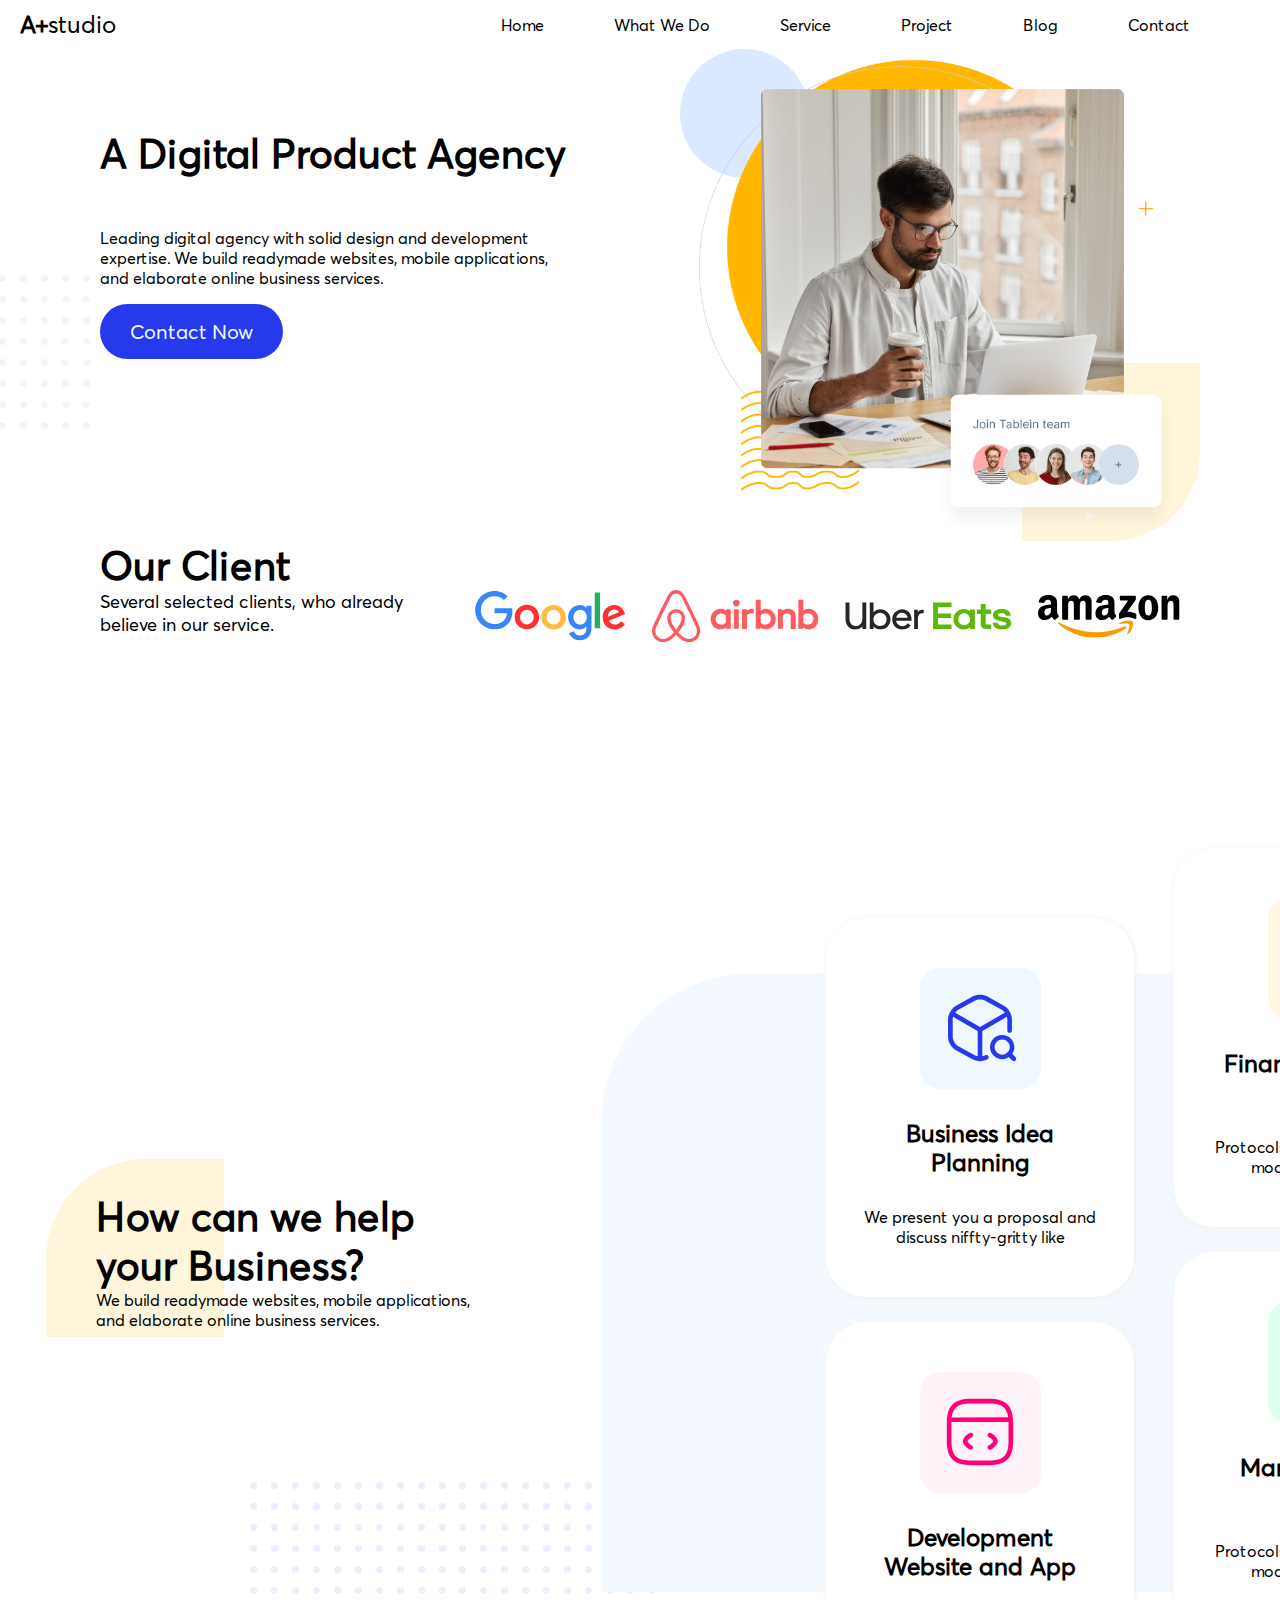
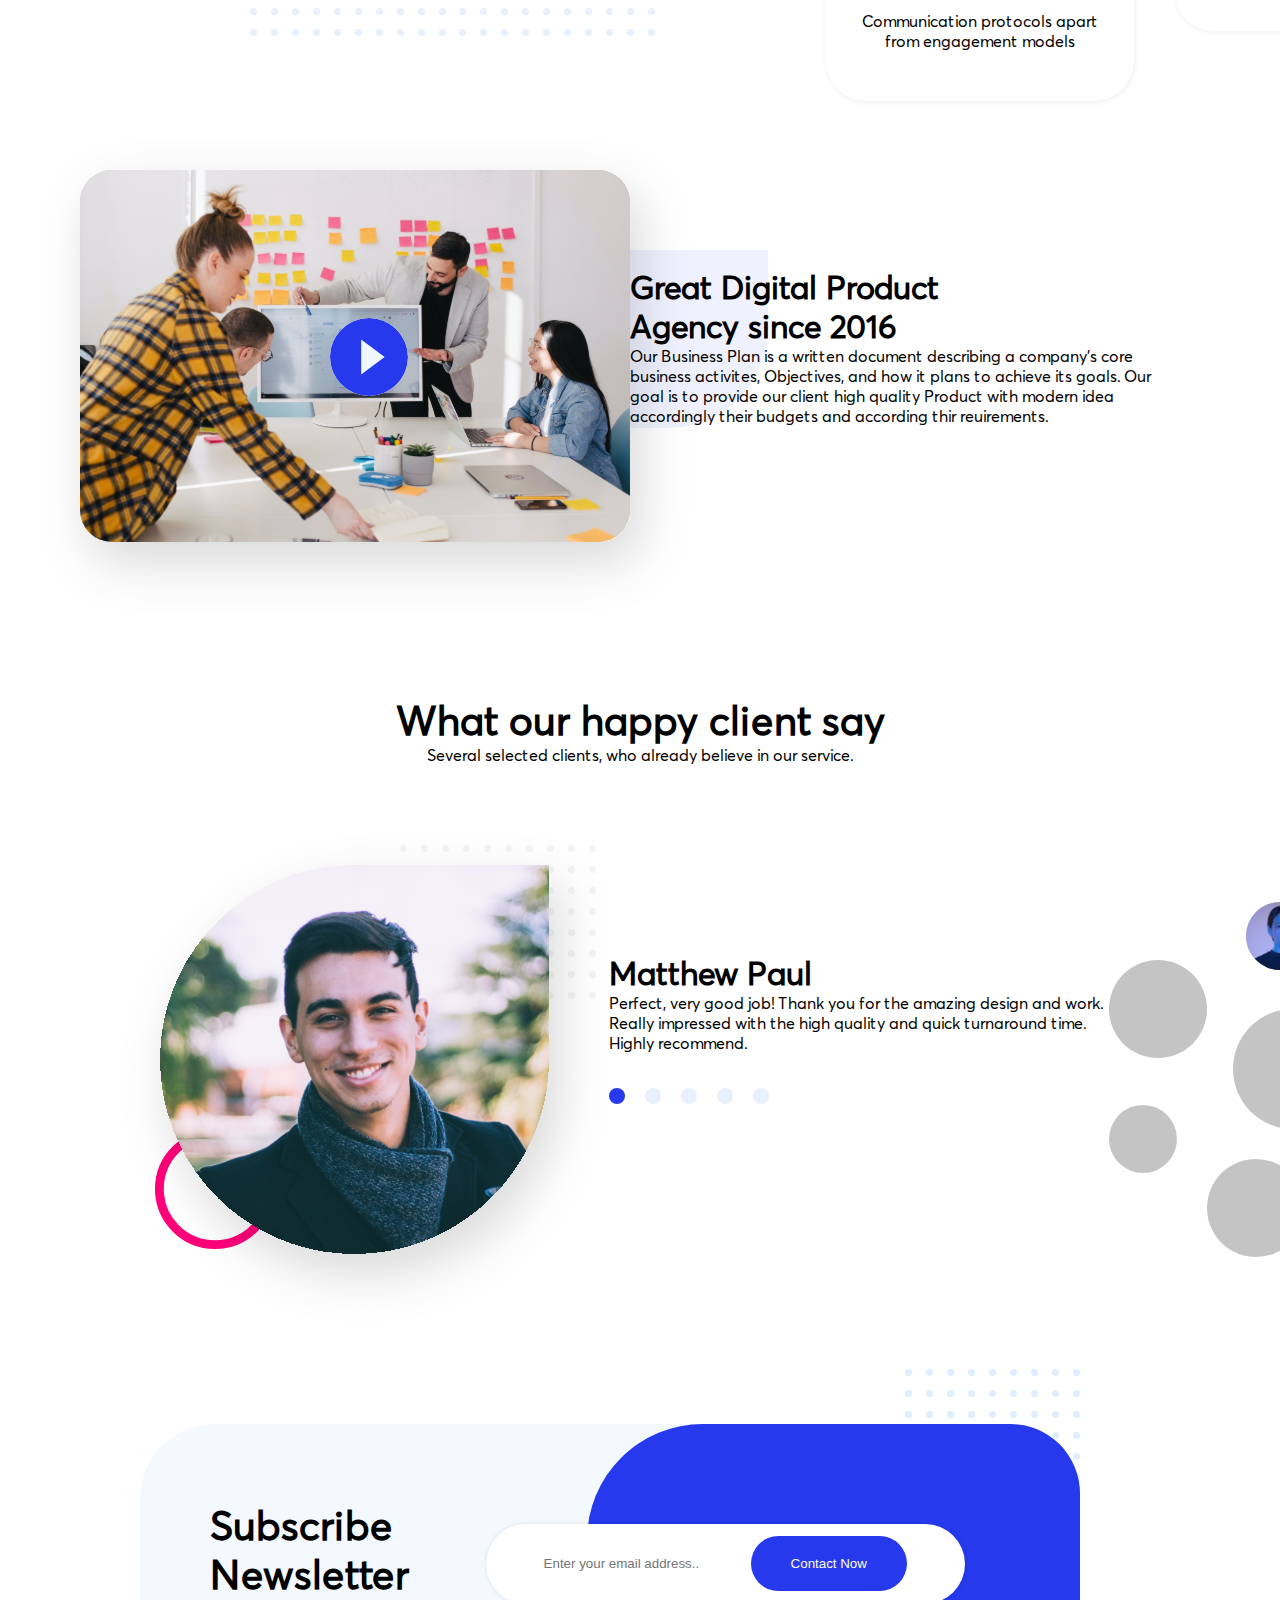
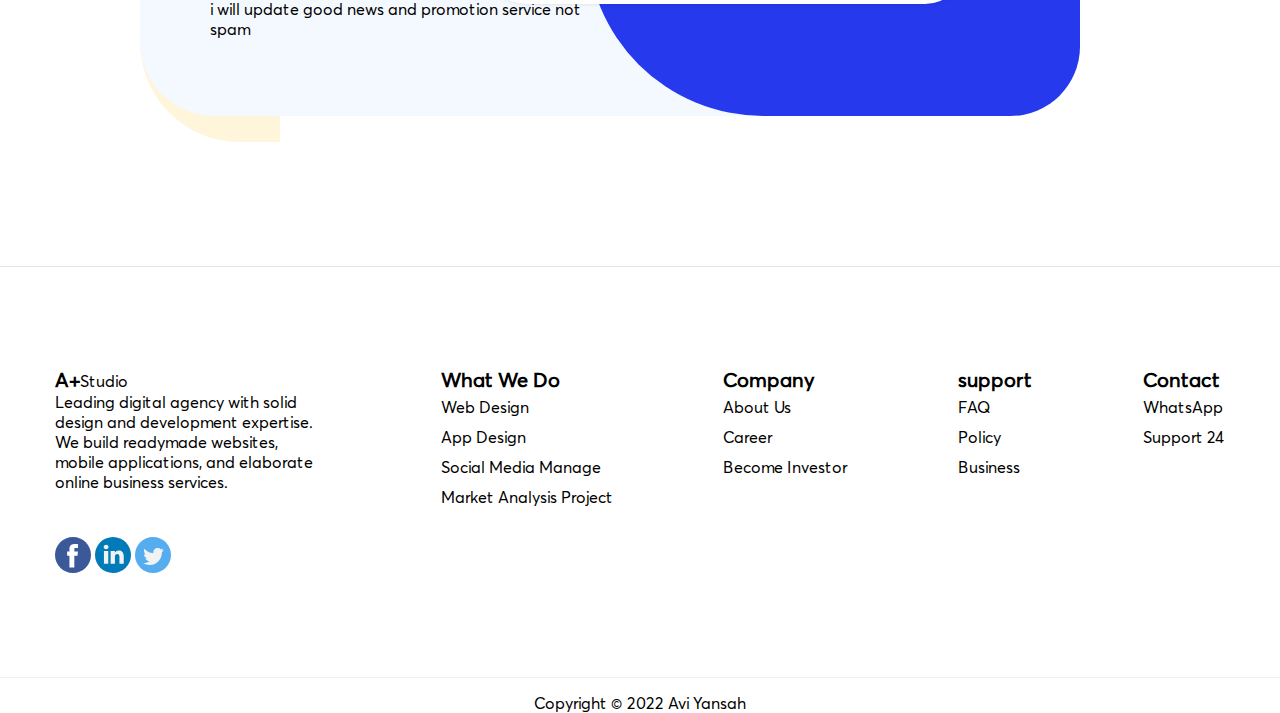
<file: A-studio-html-css/index.html>
<!DOCTYPE html>
<html lang="en">
  <head>
    <meta charset="UTF-8" />
    <meta name="viewport" content="width=device-width, initial-scale=1.0" />
    <link
      rel="stylesheet"
      href="https://cdnjs.cloudflare.com/ajax/libs/font-awesome/5.15.3/css/all.min.css"
    />
    <link rel="stylesheet" href="style.css" />

    <title>A+studio</title>
  </head>
  <body>
    <nav>
      <input type="checkbox" id="check" />
      <label for="check" class="checkbtn">
        <i class="fas fa-bars"></i>
      </label>
      <label class="logo"><b> A+</b>studio</label>
      <ul>
        <li class="active">Home</li>
        <li>What We Do</li>
        <li>Service</li>
        <li>Project</li>
        <li>Blog</li>
        <li>Contact</li>
      </ul>
    </nav>
    <div class="main-container">
      <div>
        <h1 class="main-title">A Digital Product Agency</h1>
        <p class="main-para">
          Leading digital agency with solid design and development expertise. We
          build readymade websites, mobile applications, and elaborate online
          business services.
        </p>
        <button class="main-btn">Contact Now</button>
      </div>
      <img class="btn-img" src="./assets/Dot Ornament.svg" alt="" />
      <div class="style">
        <div class="circle"></div>
        <img class="main-img" src="./assets/about_tablein.webp" alt="" />
        <div class="one-redias"></div>
      </div>
    </div>
    <div class="main-client">
      <h1 class="client-title">Our Client</h1>
      <div class="client-detail">
        <p class="client-para">
          Several selected clients, who already believe in our service.
        </p>
        <div class="client-logo">
          <img src="./assets/Google Logo.svg" alt="" />
          <img src="./assets/Airbnb Logo.svg" alt="" />
          <img src="./assets/Uber Eats Logo.svg" alt="" />
          <img src="./assets/Amazon Logo.svg" alt="" />
        </div>
      </div>
    </div>

    <div class="main-container-2">
      <!-- // this content is overflow -->
      <div class="busi-idea">
        <div class="bacg-redias"></div>
        <div class="busi-title">
          <h1 class="title-h1">How can we help your Business?</h1>
          <p class="title-para">
            We build readymade websites, mobile applications, and elaborate
            online business services.
          </p>
        </div>
      </div>
      <div class="bacg-design">
        <div class="top-boxs">
          <div class="busi-box">
            <div class="busi-box-items">
              <div class="icon-box">
                <img class="busi-icon" src="./assets/box-search 1.svg" alt="" />
              </div>
              <div class="busi-text">
                <div class="h1"><b>Business Idea Planning</b></div>
                <p>We present you a proposal and discuss niffty-gritty like</p>
              </div>
            </div>
          </div>
          <div class="busi-box-2">
            <div class="busi-box-items-2">
              <div class="icon-box-2">
                <img
                  class="busi-icon-2"
                  src="./assets/empty-wallet 1.svg"
                  alt=""
                />
              </div>
              <div class="busi-text-2">
                <div class="h1"><b>Financial Planning System</b></div>
                <p>Protocols apart from aengage models, pricing billing</p>
              </div>
            </div>
          </div>
        </div>
        <div class="top-boxs">
          <div class="busi-box-3">
            <div class="busi-box-items-3">
              <div class="icon-box-3">
                <img class="busi-icon-3" src="./assets/code-1 1.svg" alt="" />
              </div>
              <div class="busi-text-3">
                <div class="h1"><b>Development Website and App</b></div>
                <p>Communication protocols apart from engagement models</p>
              </div>
            </div>
          </div>
          <div class="busi-box-4">
            <div class="busi-box-items-4">
              <div class="icon-box-4">
                <img
                  class="busi-icon-4"
                  src="./assets/chart-square 1.svg"
                  alt=""
                />
              </div>
              <div class="busi-text-4">
                <div class="h1"><b>Market Analysis Project</b></div>
                <p>Protocols apart from aengage models, pricing billing</p>
              </div>
            </div>
            <img class="circle-img" src="./assets/Ellipse 87.svg" alt="" />
          </div>
        </div>
      </div>
    </div>

    <img class="doted-img" src="./assets/Group 70.svg" alt="" />

    <div class="main-container-3">
      <div class="detail">
        <div class="detail-video">
          <img class="video-btn" src="./assets/Group (2).svg" alt="" />
          <img
            class="video-img"
            src="./assets/unsplash_bzqU01v-G54.svg"
            alt=""
          />
        </div>
        <div class="detail-circle"></div>
        <div class="detail-text">
          <div class="detail-one-redius"></div>
          <h1>Great Digital Product Agency since 2016</h1>
          <p>
            Our Business Plan is a written document describing a company's core
            business activites, Objectives, and how it plans to achieve its
            goals. Our goal is to provide our client high quality Product with
            modern idea accordingly their budgets and according thir
            reuirements.
          </p>
        </div>
      </div>
    </div>

    <div class="main-container-4">
      <!-- // this content is overflow -->
      <div class="review-title">
        <h1>What our happy client say</h1>
        <p>Several selected clients, who already believe in our service.</p>
      </div>
      <div class="client-review">
        <img class="E-87" src="./assets/Ellipse 87.svg" alt="" />
        <img class="review-dot-img" src="./assets/Dot.svg" alt="" />
        <img
          class="review-img"
          src="./assets/unsplash_MTZTGvDsHFY.svg"
          alt=""
        />
        <div class="review-text">
          <h1>Matthew Paul</h1>
          <p>
            Perfect, very good job! Thank you for the amazing design and work.
            Really impressed with the high quality and quick turnaround time.
            Highly recommend.
          </p>
          <div class="doted">
            <div class="dot"></div>
            <div class="dots"></div>
            <div class="dots"></div>
            <div class="dots"></div>
            <div class="dots"></div>
          </div>
        </div>
        <img class="review-img-2" src="./assets/Group 71.svg " alt="" />
        <div class="review-img-circle"></div>
      </div>
    </div>

    <div class="main-container-5">
      <div class="container-5-bac-redias"></div>

      <div class="subscride-bac">
        <div class="subscride-text">
          <h1>Subscribe Newsletter</h1>
          <p>i will update good news and promotion service not spam</p>
        </div>

        <div class="contact-bac">
          <div class="contact-now">
            <input
              class="email"
              placeholder="Enter your email address.."
              type="text"
            />
            <button class="contact-btn">Contact Now</button>
          </div>
        </div>
      </div>
      <div class="container-5-dots">
        <img src="./assets/Group 73.svg" alt="" />
      </div>
    </div>
    <div class="main-container-6">
      <div class="footer">
        <div class="line-1">
          <b class="bold">A+</b>Studio
          <p>
            Leading digital agency with solid design and development expertise.
            We build readymade websites, mobile applications, and elaborate
            online business services.
          </p>
          <img src="./assets/facebook.svg" alt="" />
          <img src="./assets/linkedin.svg" alt="" />
          <img src="./assets/twitter.svg" alt="" />
        </div>
        <div class="line-2">
          <b class="bold">What We Do</b>
          <p>
            Web Design <br />
            App Design <br />
            Social Media Manage <br />
            Market Analysis Project
          </p>
        </div>
        <div class="line-2">
          <b class="bold">Company</b>
          <p>
            About Us <br />
            Career <br />
            Become Investor
          </p>
        </div>
        <div class="line-2">
          <b class="bold">support</b>
          <p>
            FAQ <br />
            Policy <br />
            Business
          </p>
        </div>
        <div class="line-2">
          <b class="bold">Contact</b>
          <p>
            WhatsApp <br />
            Support 24
          </p>
        </div>
      </div>
    </div>
    <div class="copy">Copyright © 2022 Avi Yansah</div>
  </body>
</html>
</file>
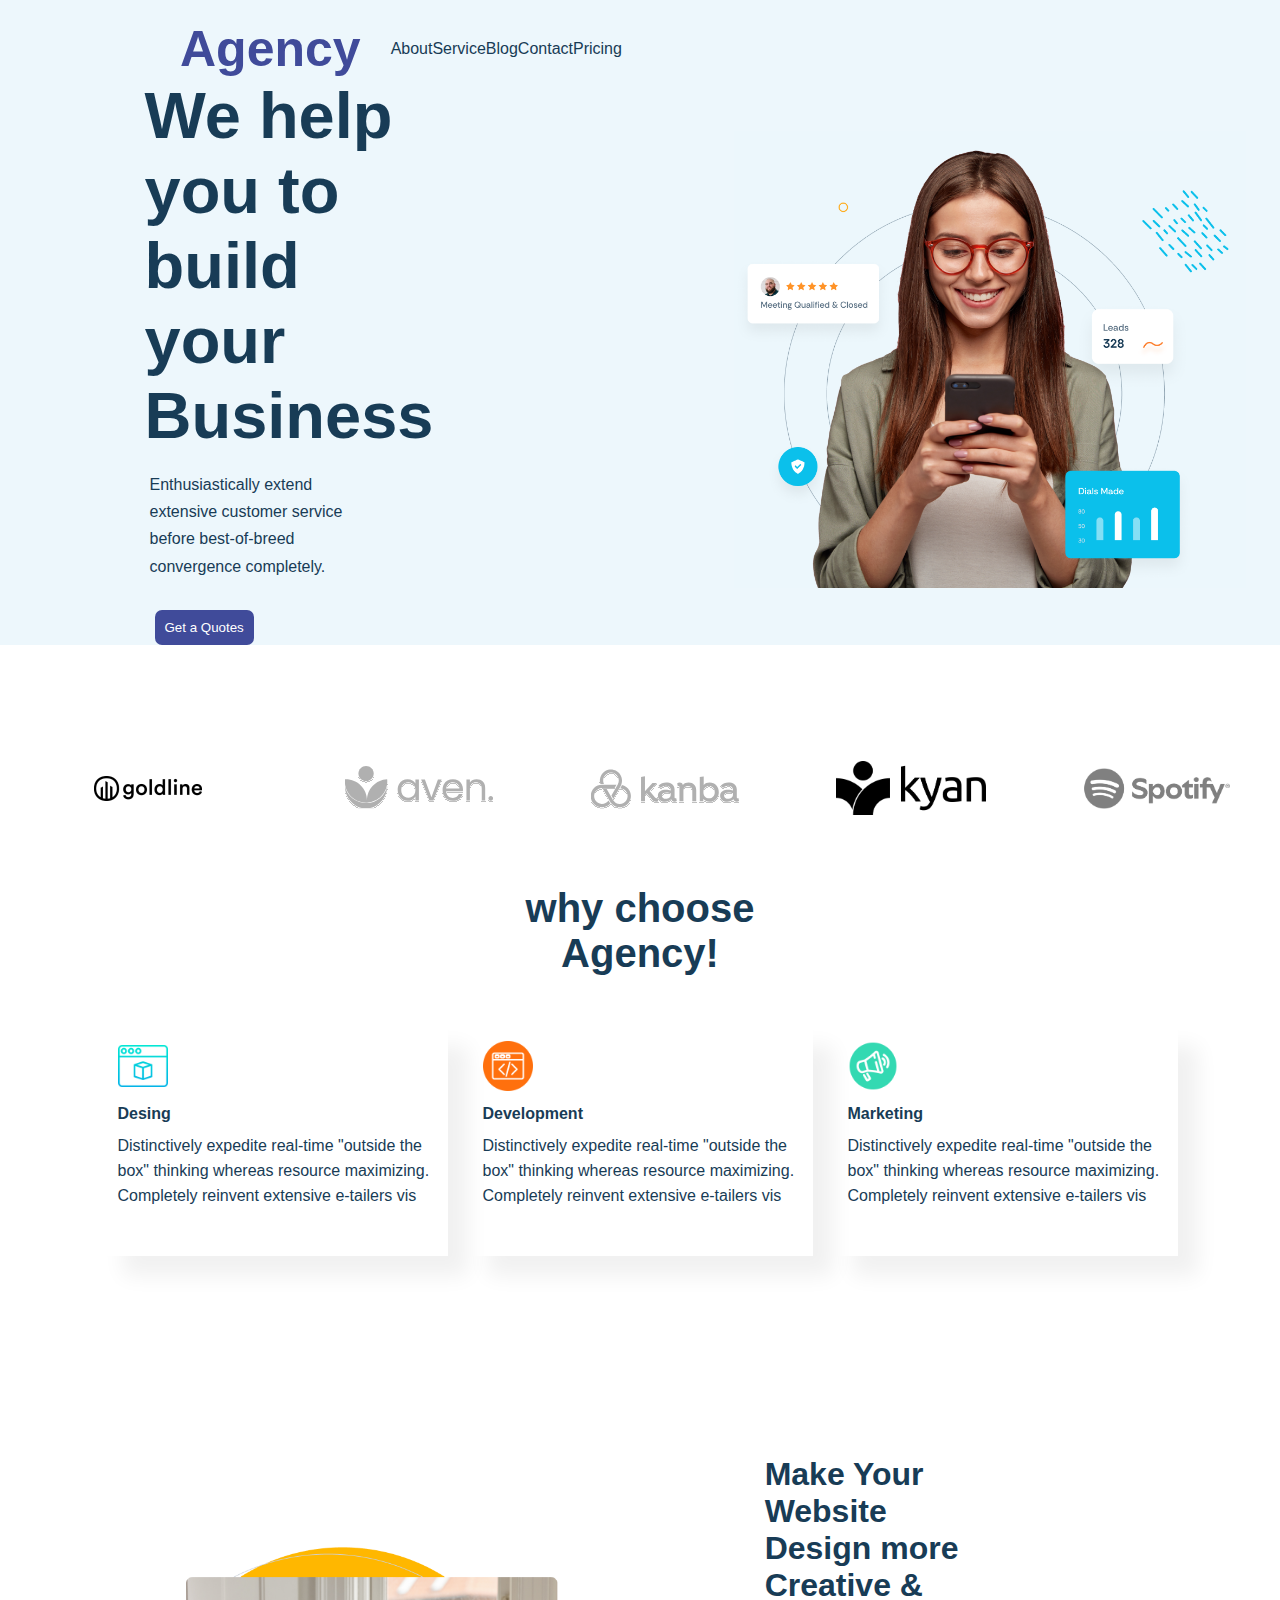
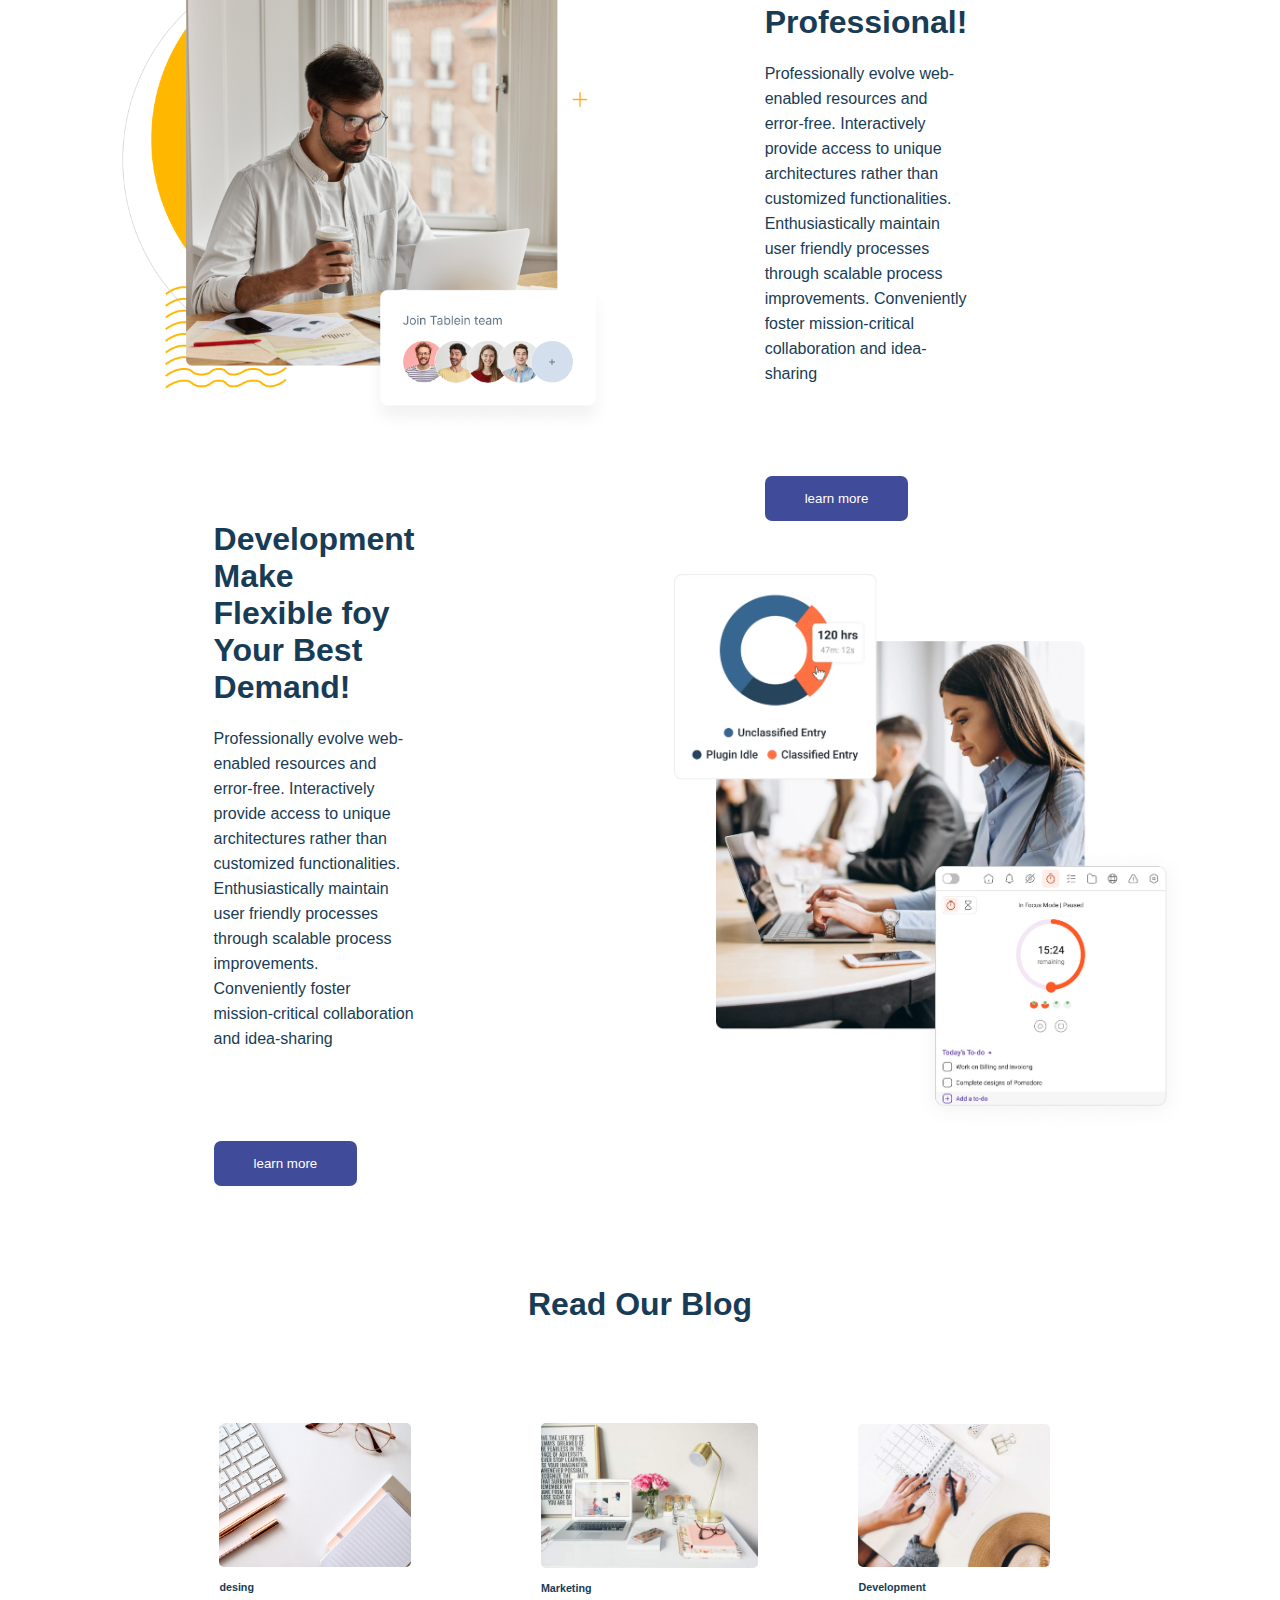
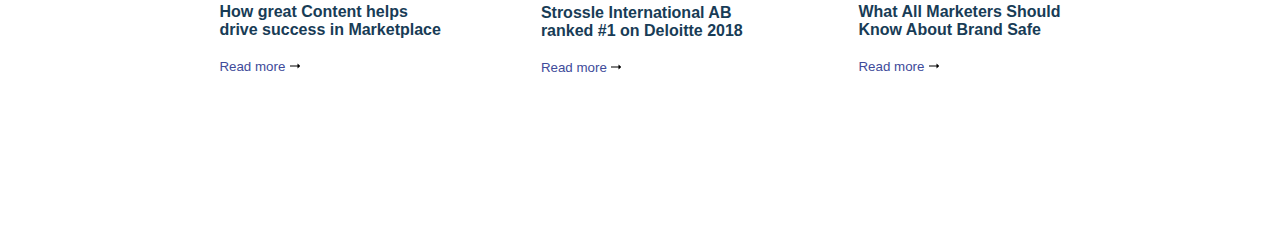
<file: agency-html-css/index.html>
<!DOCTYPE html>
<html lang="en">
  <head>
    <meta charset="UTF-8" />
    <meta name="viewport" content="width=device-width, initial-scale=1.0" />
    <link rel="stylesheet" href="style.css" />
    <title>Agency</title>
  </head>
  <body>
    <div class="main">
      <div class="header">
        <nav class="navbar">
          <div class="logo"><b>Agency</b></div>
          <div class="nav-ul">
            <div>About</div>
            <div>Service</div>
            <div>Blog</div>
            <div>Contact</div>
            <div>Pricing</div>
          </div>
          <div class="nav-btn">
            <div class="long-btn">Log in</div>
          </div>
        </nav>
      </div>
      <div>
        <div class="banner">
          <div>
            <h1 class="banner-title">We help you to build your Business</h1>
            <br />
            <p class="banner-paregrap">
              Enthusiastically extend extensive customer service before
              best-of-breed convergence completely.
            </p>
            <button class="banner-btn">Get a Quotes</button>
          </div>
          <div><img class="banner-img" src="./assets/banner.png" alt="" /></div>
        </div>
      </div>
    </div>
    <div class="section-1">
      <div class="logos">
        <div>
          <img class="sponacr-logo-1" src="./assets/goldline.png" alt="" />
        </div>
        <div><img class="sponacr-logo" src="./assets/aven.svg" alt="" /></div>
        <div><img class="sponacr-logo" src="./assets/kanba.svg" alt="" /></div>
        <div><img class="sponacr-logo" src="./assets/kyan.png" alt="" /></div>
        <div>
          <img class="sponacr-logo-5" src="./assets/Logo (3).png" alt="" />
        </div>
      </div>
      <div class="choose">
        <strong> why choose <br />Agency! </strong>
      </div>
      <div class="agency">
        <div class="agency-box">
          <img class="agency-icon" src="./assets/desing-icon.png" alt="" />
          <h4 class="box-title">Desing</h4>
          <p class="box-paragraph">
            Distinctively expedite real-time "outside the box" thinking whereas
            resource maximizing. Completely reinvent extensive e-tailers vis
          </p>
        </div>
        <div class="agency-box">
          <img class="agency-icon" src="./assets/devlop-icon.png" alt="" />
          <h4 class="box-title">Development</h4>
          <p class="box-paragraph">
            Distinctively expedite real-time "outside the box" thinking whereas
            resource maximizing. Completely reinvent extensive e-tailers vis
          </p>
        </div>
        <div class="agency-box">
          <img class="agency-icon" src="./assets/marketing-icon.png" alt="" />
          <h4 class="box-title">Marketing</h4>
          <p class="box-paragraph">
            Distinctively expedite real-time "outside the box" thinking whereas
            resource maximizing. Completely reinvent extensive e-tailers vis
          </p>
        </div>
      </div>
    </div>
    <div class="section-2">
      <div class="learn-1">
        <div>
          <img class="learn-img" src="./assets/about_tablein.webp" alt="" />
        </div>
        <div>
          <h1 class="learn-text">
            Make Your Website Design more Creative & Professional!
          </h1>
          <p class="learn-para">
            Professionally evolve web-enabled resources and error-free.
            Interactively provide access to unique architectures rather than
            customized functionalities. Enthusiastically maintain user friendly
            processes through scalable process improvements. Conveniently foster
            mission-critical collaboration and idea-sharing
          </p>
          <button class="learn-btn">learn more</button>
        </div>
      </div>
      <div class="learn-2">
        <div>
          <h1 class="learn-text">
            Development Make Flexible foy Your Best Demand!
          </h1>
          <p class="learn-para">
            Professionally evolve web-enabled resources and error-free.
            Interactively provide access to unique architectures rather than
            customized functionalities. Enthusiastically maintain user friendly
            processes through scalable process improvements. Conveniently foster
            mission-critical collaboration and idea-sharing
          </p>
          <button class="learn-btn">learn more</button>
        </div>
        <div>
          <img
            class="learn-img-2"
            src="./assets/Handsfree-time-tracking.webp"
            alt=""
          />
        </div>
      </div>
    </div>
    <div class="section-3">
      <div class="blog">
        <h1><strong>Read Our Blog</strong></h1>
      </div>
      <div class="blogs">
        <div class="blog-1">
          <img class="blog-img-1" src="./assets/blog img.webp" alt="" />
          <h6 class="blog-title">desing</h6>
          <h4 class="blog-text">
            How great Content helps <br />
            drive success in Marketplace
          </h4>
          <button class="blog-btn">Read more</button>
          <img class="blog-icon" src="./assets/arrow-alt-right.svg" alt="" />
        </div>
        <div class="blog-2">
          <img class="blog-img-2" src="./assets/blog img 2.jpg" alt="" />
          <h6 class="blog-title">Marketing</h6>
          <h4 class="blog-text">
            Strossle International AB <br />
            ranked #1 on Deloitte 2018
          </h4>
          <button class="blog-btn">Read more</button>
          <img class="blog-icon" src="./assets/arrow-alt-right.svg" alt="" />
        </div>
        <div class="blog-3">
          <img class="blog-img-1" src="./assets/blog img 3.jpg" alt="" />
          <h6 class="blog-title">Development</h6>
          <h4 class="blog-text">
            What All Marketers Should <br />
            Know About Brand Safe
          </h4>
          <button class="blog-btn">Read more</button>
          <img class="blog-icon" src="./assets/arrow-alt-right.svg" alt="" />
        </div>
      </div>
    </div>
  </body>
</html>
</file>
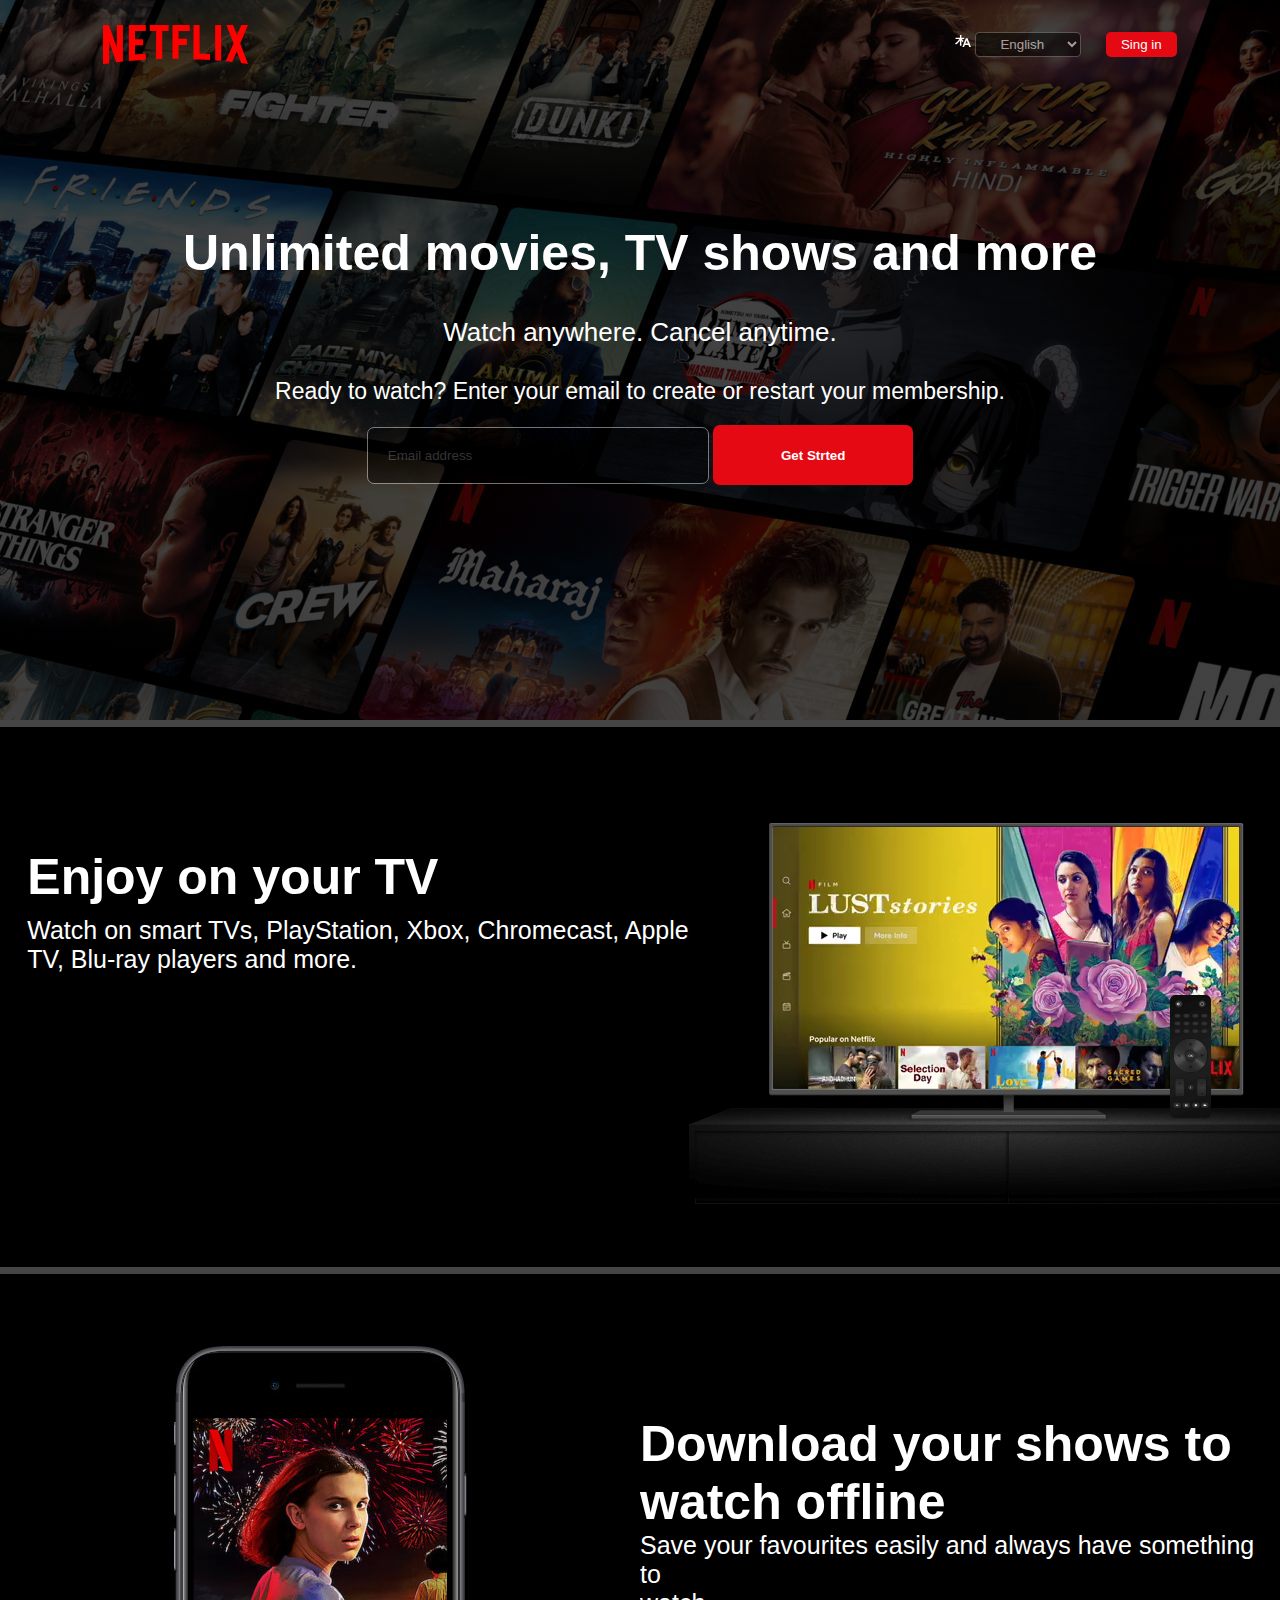
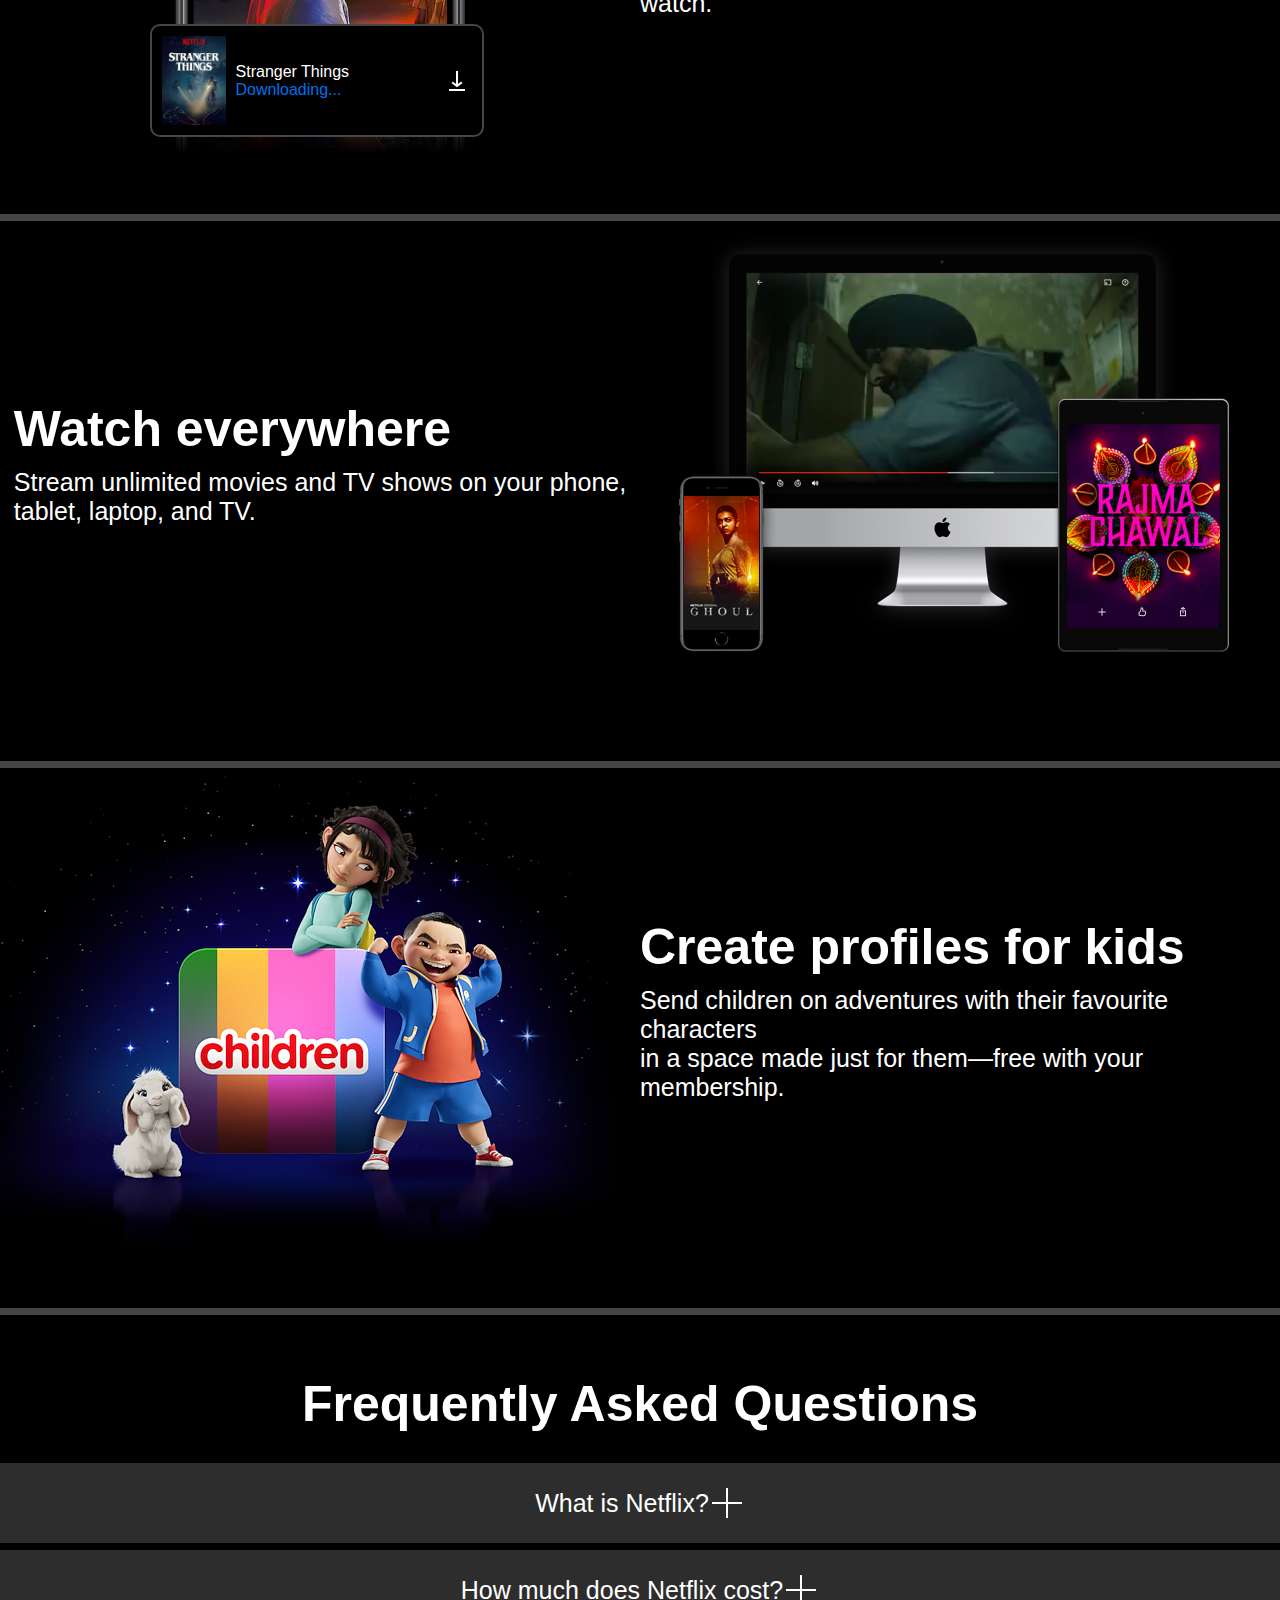
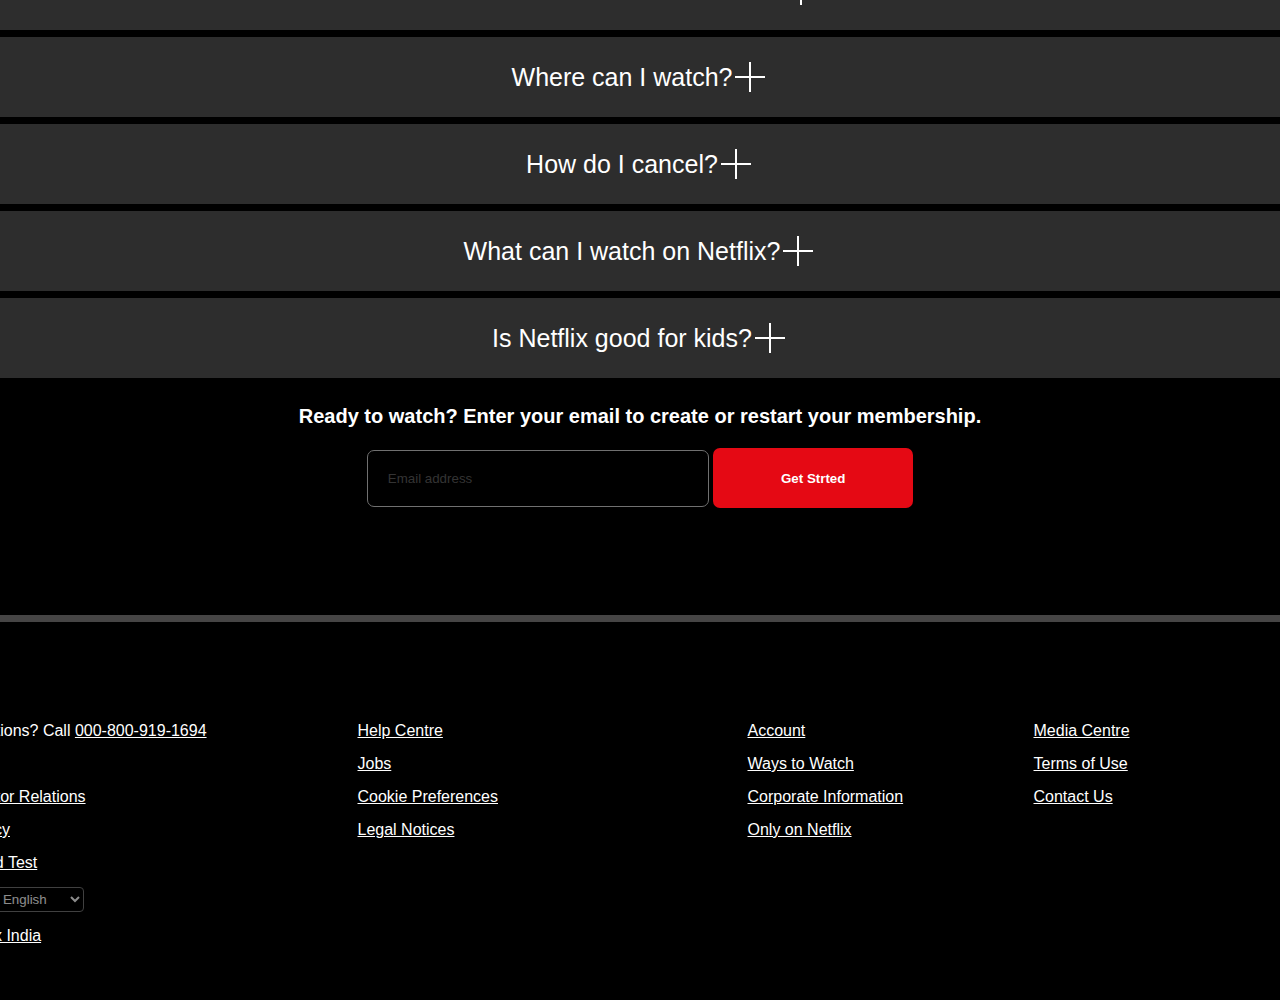
<file: netflixclone/index.html>
<!DOCTYPE html>
<html lang="en">
  <head>
    <meta charset="UTF-8" />
    <meta name="viewport" content="width=device-width, initial-scale=1.0" />
    <link rel="stylesheet" href="style.css" />
    <title>Document</title>
  </head>
  <body>
    <div class="head">
      <nav>
        <img class="netflix-logo" src="./media/netflix.svg" alt="" />
        <div class="head-btn">
          <img src="./media/language.svg" />
          <select class="language">
            <option>English</option>
            <option>Hindi</option>
          </select>
          <button class="sing-btn">Sing in</button>
        </div>
      </nav>
      <div class="head-text">
        <h2 class="head-h2">Unlimited movies, TV shows and more</h2>
        <h4 class="head-h4">Watch anywhere. Cancel anytime.</h4>
        <h4 class="head-a4">
          Ready to watch? Enter your email to create or restart your membership.
        </h4>
      </div>
      <div class="head-email">
        <input class="address" placeholder="Email address" type="text" />
        <button class="get-btn"><strong>Get Strted</strong></button>
      </div>
      <div class="head-box"></div>
    </div>
    <div class="main">
      <div class="main-container">
        <div class="main-text">
          <h1 class="main-h1">Enjoy on your TV</h1>
          <h4 class="main-h4">
            Watch on smart TVs, PlayStation, Xbox, Chromecast, Apple
          </h4>
          <h4 class="main-h4">TV, Blu-ray players and more.</h4>
        </div>
        <div class="main-tv">
          <img class="tv-img" src="./media/tv.png" alt="" />
          <video src="./media/video-tv-in-0819.m4v" autoplay loop></video>
        </div>
      </div>
    </div>
    <div class="main-2">
      <div class="main-container-2">
        <div class="main-phone">
          <div class="boxshot">
            <img class="boxshot-img" src="./media/boxshot.png" alt="" />
            <div class="boxshot-2">
              Stranger Things <span class="boxshot-downlo">Downloading...</span>
            </div>
            <img class="boxshot-icon" src="./media/download-icon.gif" alt="" />
          </div>
          <img src="./media/mobile-0819.jpg" alt="" />
        </div>
        <div class="main-text-2">
          <h1 class="main-2-h1">Download your shows to</h1>
          <h1 class="main-2-h1">watch offline</h1>
          <h4 class="main-2-h4">
            Save your favourites easily and always have something to
          </h4>
          <h4 class="main-2-h4">watch.</h4>
        </div>
      </div>
    </div>
    <div class="main-3">
      <div class="main-container-3">
        <div class="main-text-3">
          <h1 class="main-3-h1">Watch everywhere</h1>
          <h4 class="main-3-h4">
            Stream unlimited movies and TV shows on your phone,
          </h4>
          <h4 class="main-3-h4">tablet, laptop, and TV.</h4>
        </div>
        <div class="main-tv-3">
          <video
            class="main-3-video"
            src="./media/video-devices-in.m4v"
            autoplay
            loop
          ></video>
          <img class="main-3-img" src="./media/device-pile-in.png" alt="" />
        </div>
      </div>
    </div>
    <div class="main-4">
      <div class="main-container-4">
        <div class="main-4-img">
          <img src="./media/childred.png" alt="" />
        </div>
        <div class="main-4-text">
          <h1 class="main-4-h1">Create profiles for kids</h1>
          <h4 class="main-4-h4">
            Send children on adventures with their favourite characters
          </h4>
          <h4 class="main-4-h4">
            in a space made just for them—free with your membership.
          </h4>
        </div>
      </div>
    </div>
    <div class="questions-main">
      <h1 class="questions-h1"><b>Frequently Asked Questions</b></h1>
      <div class="questions-6">
        <details>
          <summary class="summary-1">
            <button class="summary-btn">What is Netflix?</button>
            <img class="questions-icon" src="./icon.svg" alt="" />
          </summary>
          <p class="summary-paragraph">
            Netflix is a streaming service that offers a wide variety of
            award-winning TV shows, movies, anime, documentaries and more – on
            thousands of internet-connected devices.
          </p>
          <br /><br />
          <p class="summary-paragraph">
            You can watch as much as you want, whenever you want, without a
            single ad – all for one low monthly price. There's always something
            new to discover, and new TV shows and movies are added every week!
          </p>
        </details>
        <details>
          <summary class="summary-1">
            <button class="summary-btn">How much does Netflix cost?</button>
            <img class="questions-icon" src="./icon.svg" alt="" />
          </summary>
          <p class="summary-paragraph">
            Watch Netflix on your smartphone, tablet, Smart TV, laptop, or
            streaming device, all for one fixed monthly fee. Plans range from
            ₹149 to ₹649 a month. No extra costs, no contracts.
          </p>
        </details>
        <details>
          <summary class="summary-1">
            <button class="summary-btn">Where can I watch?</button>
            <img class="questions-icon" src="./icon.svg" alt="" />
          </summary>
          <p class="summary-paragraph">
            Watch anywhere, anytime. Sign in with your Netflix account to watch
            instantly on the web at netflix.com from your personal computer or
            on any internet-connected device that offers the Netflix app,
            including smart TVs, smartphones, tablets, streaming media players
            and game consoles.
          </p>
          <p class="summary-paragraph">
            You can also download your favourite shows with the iOS or Android
            app. Use downloads to watch while you're on the go and without an
            internet connection. Take Netflix with you anywhere.
          </p>
        </details>
        <details>
          <summary class="summary-1">
            <button class="summary-btn">How do I cancel?</button>
            <img class="questions-icon" src="./icon.svg" alt="" />
          </summary>
          <p class="summary-paragraph">
            Netflix is flexible. There are no annoying contracts and no
            commitments. You can easily cancel your account online in two
            clicks. There are no cancellation fees – start or stop your account
            anytime.
          </p>
        </details>
        <details>
          <summary class="summary-1">
            <button class="summary-btn">What can I watch on Netflix?</button>
            <img class="questions-icon" src="./icon.svg" alt="" />
          </summary>
          <p class="summary-paragraph">
            Netflix has an extensive library of feature films, documentaries, TV
            shows, anime, award-winning Netflix originals, and more. Watch as
            much as you want, anytime you want.
          </p>
        </details>
        <details>
          <summary class="summary-1">
            <button class="summary-btn">Is Netflix good for kids?</button>
            <img class="questions-icon" src="./icon.svg" alt="" />
          </summary>
          <p class="summary-paragraph">
            The Netflix Kids experience is included in your membership to give
            parents control while kids enjoy family-friendly TV shows and films
            in their own space.
          </p>
          <p class="summary-paragraph">
            Kids profiles come with PIN-protected parental controls that let you
            restrict the maturity rating of content kids can watch and block
            specific titles you don’t want kids to see.
          </p>
        </details>
      </div>
      <div class="restart-main">
        <h4 class="restart-h1">
          Ready to watch? Enter your email to create or restart your membership.
        </h4>
        <input class="address" placeholder="Email address" type="text" />
        <button class="get-btn"><strong>Get Strted</strong></button>
      </div>
    </div>
    <div class="footer-main">
      <footer>
        <div class="footer-1">
          <li>Questions? Call <a href="">000-800-919-1694</a></li>
          <li><a href="">FAQ</a></li>
          <li><a href="">Investor Relations</a></li>
          <li><a href="">Privacy</a></li>
          <li><a href="">Speed Test</a></li>
          <li>
            <img src="./media/language.svg" />
            <select class="language">
              <option>English</option>
              <option>Hindi</option>
            </select>
          </li>
          <li><a href="">Netflix India</a></li>
        </div>
        <div class="footer-2">
          <li><a href="">Help Centre</a></li>
          <li><a href=""> Jobs</a></li>
          <li><a href="">Cookie Preferences</a></li>
          <li><a href="">Legal Notices</a></li>
        </div>
        <div class="footer-3">
          <li><a href="">Account</a></li>
          <li><a href=""> Ways to Watch</a></li>
          <li><a href="">Corporate Information</a></li>
          <li><a href=""> Only on Netflix</a></li>
        </div>
        <div class="footer-4">
          <li><a href=""> Media Centre</a></li>
          <li><a href=""> Terms of Use</a></li>
          <li><a href=""> Contact Us</a></li>
        </div>
      </footer>
    </div>
  </body>
</html>
</file>
<file: A-studio-html-css/style.css>
@font-face {
    font-family: 'Regular';
    /*a name to be used later*/
    src: url('./assets/fonts/AvertaDemoPECuttedDemo-Regular.ttf');
    /*URL to font*/
}

* {
    padding: 0;
    margin: 0;
    /* border: 1px solid red; */
}

body {}

/* .navbar {
    margin: 0 100px;
    margin-top: 20px;
    display: flex;
    justify-content: space-between;
    margin-bottom: 50px;
    font-family: 'Regular';
}

.logo {
    font-size: 27.15px;
    font-weight: 400;
}

.navbar-menu {
    display: flex;
    justify-content: space-between;
    gap: 50px;

} */
nav {

    display: flex;
    justify-content: space-between;
    align-items: center;
    padding: 10px 20px;
    font-family: 'Regular';
}

.logo {
    font-size: 1.5rem;
}

ul {
    display: flex;
    list-style: none;
    padding: 0;
    margin: 0;
}

ul li {
    margin-right: 70px;
}

ul li a {
    color: white;
    text-decoration: none;
    transition: color 0.3s;
}

/* ul li a:hover {
    color: lightgreen;
} */

.checkbtn {
    font-size: 30px;
    color: white;
    cursor: pointer;
    display: none;
}

#check {
    display: none;
}

.main-container {
    display: flex;
    padding: 0 100px;
    justify-content: space-between;

}

.main-img {
    width: 500px;
}

.main-title {
    margin: 80px 0 50px;
    font-size: 40px;
    font-family: 'Regular';
}

.style {
    position: relative;
}

.main-para {
    width: 464px;
    font-size: 16px;
    font-family: 'Regular';
}

.main-btn {
    padding: 15px 30px;
    border: 0px;
    border-radius: 60px;
    font-size: 20px;
    font-family: 'Regular';
    background-color: #2639ED;
    color: aliceblue;
    margin-top: 1rem;

}

.circle {
    height: 129px;
    width: 129px;
    background-color: #DAE9FF;
    border-radius: 65px;
    position: absolute;
    z-index: -1;
}

.one-redias {
    height: 178px;
    width: 178px;
    background-color: #FFF5DB;
    border-end-end-radius: 89px;
    position: absolute;
    bottom: 0px;
    right: -20px;
    z-index: -1;
}

.btn-img {
    position: absolute;
    right: 1190px;
    top: 275px;
    z-index: -1;
}

.main-client {
    padding: 0 100px;
    margin-bottom: 5rem;
}

.client-logo {
    display: flex;
    justify-content: space-between;
    align-items: center;
    margin-bottom: 140px;
    flex: auto;
    margin-left: 65px;

}

.client-title {
    font-size: 40px;
    font-family: 'Regular';

}

.client-detail {
    display: flex;
    justify-content: space-between;
}

.client-para {
    width: 310px;
    font-size: 18px;
    font-family: 'Regular';
}

.bacg-design {
    width: 1047px;
    height: 619px;
    background-color: #F4F9FF;
    border-top-left-radius: 150px;
    position: relative;
    left: 105px;
    top: 110px;
}

.bacg-redias {
    width: 178px;
    height: 178px;
    border-top-left-radius: 100px;
    background-color: #FFF5DB;
    position: relative;
    top: 145px;
    z-index: -5;
    right: 50px;
}

.main-container-2 {
    display: flex;
    align-items: center;
}

.busi-title {
    font-family: 'Regular';
}

.title-h1 {
    width: 340px;
    font-size: 40px;
}

.title-para {
    width: 400px;
}

.busi-idea {
    padding-left: 96px;
}

.busi-box {
    width: 308px;
    height: 379px;
    background-color: #ffff;
    border: 1px #F2F2F2;
    border-radius: 40px;
    position: relative;
    left: 225px;
    bottom: 55px;
    box-shadow: 1px 1px 5px 1px #F2F2F2;
}

.icon-box {
    width: 121px;
    height: 121px;
    border-radius: 20px;
    background-color: aliceblue;
    justify-content: center;
    align-items: center;
    display: flex;
}

.busi-box-items {
    display: flex;
    flex-direction: column;
    align-items: center;
    padding-top: 50px;
}

.busi-text {
    font-family: 'Regular';
    width: 240px;
    text-align: center;
}

.busi-text h3 {
    font-size: 24px;
}

.top-boxs {
    display: flex;
}

.busi-box-2 {
    width: 308px;
    height: 379px;
    background-color: #ffff;
    border: 1px #F2F2F2;
    border-radius: 40px;
    position: relative;
    left: 265px;
    bottom: 125px;
    box-shadow: 1px 1px 5px 1px #F2F2F2;
}

.icon-box-2 {
    width: 121px;
    height: 121px;
    border-radius: 20px;
    background-color: #FFF7E3;
    justify-content: center;
    align-items: center;
    display: flex;
}

.busi-box-items-2 {
    display: flex;
    flex-direction: column;
    align-items: center;
    padding-top: 50px;
}

.busi-text-2 {
    font-family: 'Regular';
    width: 240px;
    text-align: center;
}

.busi-text-2 h3 {
    font-size: 24px;
}

.busi-box-3 {
    width: 308px;
    height: 379px;
    background-color: #ffff;
    border: 1px #F2F2F2;
    border-radius: 40px;
    position: relative;
    left: 225px;
    bottom: 30px;
    box-shadow: 1px 1px 5px 1px #F2F2F2;
}

.icon-box-3 {
    width: 121px;
    height: 121px;
    border-radius: 20px;
    background-color: #FFF2F8;
    justify-content: center;
    align-items: center;
    display: flex;
}

.busi-box-items-3 {
    display: flex;
    flex-direction: column;
    align-items: center;
    padding-top: 50px;
}

.busi-text-3 {
    font-family: 'Regular';
    width: 240px;
    text-align: center;
}

.busi-text-3 h3 {
    font-size: 24px;
}

.busi-box-4 {
    width: 308px;
    height: 379px;
    background-color: #ffff;
    border: 1px #F2F2F2;
    border-radius: 40px;
    position: relative;
    left: 265px;
    bottom: 100px;
    box-shadow: 1px 1px 5px 1px #F2F2F2;
}

.icon-box-4 {
    width: 121px;
    height: 121px;
    border-radius: 20px;
    background-color: #DEFFEE;
    justify-content: center;
    align-items: center;
    display: flex;
}

.busi-box-items-4 {
    display: flex;
    flex-direction: column;
    align-items: center;
    padding-top: 50px;
}

.busi-text-4 {
    font-family: 'Regular';
    width: 240px;
    text-align: center;
}

.busi-text-4 h3 {
    font-size: 24px;
}

.h1 {
    font-size: 24px;
    margin: 30px 0
}

.doted-img {
    position: relative;
    left: 250px;
    z-index: -10;
    margin-bottom: 100px;
}

.circle-img {
    position: relative;
    left: 220px;
    bottom: 40px;
    z-index: -10;
}

.detail {
    display: flex;
    padding: 0 100px;
    justify-content: center;
}

.detail-text {
    font-family: 'Regular';
    position: relative;
    bottom: 50px;
    left: -60px;

}

.detail-text h1 {
    width: 400px;
    font-weight: 900;
}

.detail-text p {
    width: 550px;
}

.detail-one-redius {
    width: 178px;
    height: 178px;
    border-bottom-right-radius: 100px;
    background-color: #EFF1FF;
    position: relative;
    top: 160px;
    z-index: -5;
    right: 40px;
}

.detail-circle {
    width: 130px;
    height: 130px;
    background-color: #FFF5DB;
    border-radius: 65px;
    position: relative;
    top: 345px;
    right: 140px;
    z-index: -10;
}

.video-btn {
    position: absolute;
    bottom: 220px;
    left: 290px;
    background-color: aliceblue;
    border-radius: 60px;
}

.detail-video {
    position: relative;
}

.main-container-4 {
    margin-top: 80px;
}

.review-title {
    text-align: center;
    font-family: 'Regular';
}

.review-title h1 {
    font-size: 40px;
}

.E-87 {
    position: relative;
    z-index: -10;
    bottom: -110px;
    left: 155px;
}

.client-review {
    display: flex;
    align-items: center;
    margin-top: 70px;
    position: relative;
}

.review-text {
    font-family: 'Regular';
    margin-bottom: 100px;

}

.review-text p {
    width: 500px;
}

.review-dot-img {
    position: absolute;
    left: 400px;
    top: 10px;
    z-index: -10;
}

.dot {
    height: 16px;
    width: 16px;
    background-color: #2639ED;
    border-radius: 8px;
}

.dots {
    height: 16px;
    width: 16px;
    background-color: #E7F0FC;
    border-radius: 8px;
}

.doted {
    display: flex;
    gap: 20px;
    margin-top: 35px;
}

.review-img-circle {
    width: 184px;
    height: 184px;
    background-color: #FFF5DB;
    border-radius: 92px;
    position: relative;
    right: 320px;
    z-index: -10;
}

.main-container-5 {
    display: flex;
    justify-content: center;
    position: relative;
    margin-bottom: 150px;
    margin-right: 200px;
    margin-top: 100px;
}

.subscride-bac {
    width: 1197px;
    height: 292px;
    background-color: #F4F9FF;
    border-radius: 75px;
    display: flex;
    align-items: center;
    justify-content: space-between;

}

.subscride-text {
    font-family: 'Regular';
    margin-left: 70px;
}

.contact-now {
    width: 479px;
    height: 80px;
    border-radius: 60px;
    background-color: #ffff;
    display: flex;
    justify-content: center;
    align-items: center;
    gap: 30px;
    z-index: 1;
    position: absolute;
    left: -101px;
    top: 100px;
    box-shadow: 0px 0px 10px -7px;
}

.email {
    border: 0px;
}

.contact-btn {
    padding: 20px 40px;
    border-radius: 60px;
    color: #ffff;
    background-color: #2639ED;
    border: 0px;
}

.contact-bac {
    width: 543px;
    height: 292px;
    background-color: #2639ED;
    border-radius: 125px 75px 75px 190px;
    position: relative;
}

.subscride-text h1 {
    font-size: 40px;
}

.container-5-bac-redias {
    width: 178px;
    height: 178px;
    border-bottom-left-radius: 100px;
    background-color: #FFF5DB;
    position: relative;
    top: 140px;
    left: 140px;
    z-index: -10;

}

.container-5-dots {
    position: absolute;
    right: 0px;
    top: -55px;
    z-index: -10;

}

.footer {
    display: flex;
    justify-content: space-around;
    font-family: 'Regular';
}

.line-1 {
    width: 275px;
}

.bold {
    font-size: 20px;
}

.line-1 p {
    line-height: 20px;
    margin-bottom: 45px;
}

.line-2 p {
    line-height: 30px;
}

.main-container-6 {
    border-top: 1px solid #E4E4E4;
    border-bottom: 1px solid #F1F1F1;
    padding: 100px 0;
}

.copy {
    text-align: center;
    font-family: 'Regular';
    margin-top: 15px;
}

.bars {
    display: block;
    height: 3px;
    width: 30px;
    background-color: black;
    margin-block: 9px;

}

.hamburger {
    cursor: pointer;
    display: none;
}



@media (max-width:1024px) {
    ul li {
        margin-right: 20px;
    }

    .main-container {
        padding: 0px 85px;
    }

    .main-container-2 {
        display: block;
    }

    .bacg-design {

        width: 0;
    }

    .video-img {

        width: 500px;
        margin-left: 145px;
    }

    .video-btn {
        bottom: 165px;
        left: 350px;
    }

    .detail-text {
        left: 0px;
    }

    .detail-text p {
        width: 450px;
    }

    .review-img {
        width: 270px;
    }

    .review-img-2 {
        width: 200px;
    }

    .E-87 {
        position: absolute;
        bottom: 17px;
        left: 3px;
    }

    .review-dot-img {
        left: 117px;
    }

    .review-img-circle {
        width: 92px;
        height: 89px;
        position: absolute;
        right: 201px;
    }

    .doted-img {
        display: ;
    }

    .subscride-bac {}

    .main-container-5 {
        display: block;
    }

    .contact-bac {
        width: 400px;
    }

    .subscride-bac {
        width: 975px;
        margin-left: 50px;
    }

    .container-5-bac-redias {
        top: 313px;
        left: 9px;
    }

    .container-5-dots {
        right: -198px;
        top: 131px;
    }

    .client-logo {
        margin-left: 0px;
    }



}

@media (max-width: 768px) {
    .checkbtn {
        display: block;
        order: 1;
        margin-right: 20px;
        color: black;
    }

    ul {
        position: fixed;
        top: 80px;
        right: -100%;
        background-color: #EFF1FF;
        width: 100%;
        height: 100vh;
        display: flex;
        flex-direction: column;
        justify-content: center;
        align-items: center;
        transition: all 0.3s;
        opacity: 0.9;
    }

    ul li {
        margin: 20px 0;
    }

    ul li a {
        font-size: 20px;
    }

    #check:checked~ul {
        right: 0;
    }
}

@media (max-width:915px) {

    /* .hamburger {
        display: block;
        position: absolute;
        right: -550px;
    }

    .navbar {
        flex-direction: row;
        flex-wrap: wrap;
        margin-left: 0;
        margin-right: 0;

    }

    .navbar-menu {
        flex-direction: column;
        align-items: end;
        position: relative;
        right: -570px;
    } */
    .main-container {
        justify-content: center;

    }

    .style {
        display: none;
    }

    .client-logo {
        display: grid;
        row-gap: 55px;
        grid-template-columns: auto auto;
    }

    .btn-img {
        right: 280px;
    }

    .main-para {
        width: auto;
    }

    .client-detail {
        display: block;
    }

    .main-container-2 {
        display: block;
    }

    .bacg-design {
        width: 930px;
        height: 620px;
        left: -170px;
        top: 150px;
    }

    .detail {
        display: block;
        padding: 0;
    }

    .main-container-4 {
        margin-top: 0;
    }

    .detail-text {
        bottom: 310px;
        left: 205px;
        width: 620px;
    }

    .client-review {
        flex-direction: column;
        margin-top: 0;
    }

    .E-87 {
        bottom: -435px;
        left: -130px;
    }

    .review-dot-img {
        top: 125px;
    }

    .review-img-circle {
        display: none;
    }

    .review-img-2 {
        display: none;
    }

    .container-5-dots {
        display: none;
    }

    .container-5-bac-redias {
        display: none;
    }

    .main-container-5 {
        justify-content: initial;
    }

    .contact-bac {
        width: 503px;
    }

    .subscride-bac {
        width: 1197px;

    }

    .main-container-5 {
        display: block;
    }

    .subscride-bac {
        width: 722px;
    }

    .contact-now {
        width: 436px;
    }

    .client-title {
        margin: 25px 0;
    }

    .client-para {
        margin-bottom: 25px;
    }



}

@media (max-width:425px) {
    .main-container {
        padding: 0 20px;
    }

    .client-title {
        margin-bottom: 25px;
        margin-top: 25px;
    }

    .client-para {
        margin-bottom: 25px;
    }

    .main-client {
        padding: 0 20px;
    }

    .busi-idea {
        padding-left: 20px;
    }

    .bacg-design {
        width: 100%;
        height: 100%;
    }

    .top-boxs {
        display: block;
    }

    .busi-box {
        left: 225px;
        bottom: 115px;
    }

    .busi-box-2 {
        left: 225px;
        bottom: 125px;
    }

    .busi-box-3 {
        left: 225px;
        bottom: 95px;
    }

    .busi-box-4 {
        left: 225px;
        bottom: 100px;
    }

    .video-img {
        width: 100%;
        margin-left: 0;

    }

    .video-btn {
        position: absolute;
        top: 50%;
        left: 50%;
        transform: translate(-50%, -50%);
    }

    .detail-text {
        width: 100%;
        position: inherit;
        margin-bottom: 70px;
    }

    .detail-text p {
        width: 100%;
    }

    .detail-one-redius {
        top: -32px;
        right: 237px;
        height: 0;
    }

    .detail-circle {
        height: 0;
    }

    .review-text p {
        width: 100%;
    }

    .detail-video {
        margin-top: 80px;
    }

    .subscride-bac {
        /* width: 100%; */
    }

    .main-container-5 {
        margin-right: 0;
    }

    .contact-bac {
        width: 0;
        height: 0;
    }

    .subscride-bac {
        margin-left: 0px;
        width: 100%;
        height: 0;
    }

    .subscride-text {
        margin-left: 0;
        padding: 0 20px;
    }

    .contact-now {
        width: 340px;
        left: -365px;
    }

    .doted-img {
        display: none;

    }

    .circle-img {
        display: none;
    }

    .footer {
        display: block;
        margin-left: 20px;
    }

    .detail {
        padding: 0 20px;
    }

    .review-text {
        padding: 0 25px;
    }

    .contact-btn {
        padding: 20px 20px;
    }

}

@media (max-width:375px) {
    .title-para {
        width: 340px;
    }

    .circle-img {
        display: none;
    }

    .doted-img {
        display: none;
    }

    .detail-text h1 {
        width: 365px;

    }

    .footer {
        display: block;
        margin-left: 20px;
    }

}
</file>
<file: agency-html-css/style.css>
* {
    padding: 0;
    margin: 0;
    font-family: sans-serif;
}



.main {
    background-color: #edf7fc;
}

.nav-ul {
    display: flex;
    align-items: center;
    justify-content: space-between;
    flex: 1;
    margin-right: 670px;
}

.nav-ul div {
    color: #183c56;
}

.logo {
    color: #404b9a;
    margin-right: 30px;
}

ul {
    display: flex;
}

li {
    list-style: none;
}

.logo {
    font-size: 50px;
}

.navbar {
    display: flex;
    align-items: center;
    padding: 0 180px;
    padding-top: 20px;
}

.banner {
    display: flex;
    justify-content: center;
    align-items: center;
    margin: 0 70px;
}

.banner-img {
    width: 40vw;
}

.banner-title {
    font-size: 65px;
    margin-left: 110px;
    margin-right: 300px;
    color: #183c56;
}

.nav-btn {
    border: solid black 1px;
    padding: 10px 20px;
    border-radius: 7px;
}

.banner-paregrap {
    margin-left: 115px;
    margin-right: 350px;
    line-height: 1.7;
    color: #183c56;
}

.banner-btn {
    padding: 10px;
    border-radius: 7px;
    color: white;
    background-color: #404b9a;
    margin-left: 120px;
    margin-top: 30px;
    border: 0px;
}

.logos {
    display: flex;
    justify-content: space-around;
    align-items: center;
    margin-top: 100px;
}

.section-1 {
    margin-bottom: 60px;
}

.sponacr-logo {
    /* filter: invert(100%); */
    width: 150px;
}

.sponacr-logo-1 {
    width: 200px;
}

.sponacr-logo-5 {
    filter: invert(50%);
    width: 150px;
}

.choose {
    display: flex;
    justify-content: center;
    font-size: 40px;
    margin: 50px 0;
    text-align: center;
    color: #183c56;
}

.agency {
    display: flex;
    justify-content: center;
    align-items: center;
    margin-bottom: 200px;
}

.agency-box {
    width: 315px;
    height: 200px;
    border: solid black 0px;
    margin: 0 10px;
    padding: 15px;
    box-shadow: 20px 20px 20px #f1f1f1;
}

.agency-icon {
    width: 50px;
    margin-bottom: 10px;
}

.box-title {
    margin-bottom: 10px;
    color: #183c56;
}

.box-paragraph {
    line-height: 25px;
    color: #183c56;
}

.learn-1 {
    display: flex;
    justify-content: center;
    align-items: center;
    padding: 0 340px 0 130px;
}

.learn-img {
    width: 40vw;
    margin-right: 150px;
}

.learn-text {
    margin-bottom: 20px;
    color: #183c56;
}

.learn-para {
    line-height: 25px;
    color: #183c56;
}

.learn-btn {
    margin-top: 90px;
    padding: 15px 40px;
    border: 0px;
    border-radius: 7px;
    color: white;
    background-color: #404b9a;
}

.learn-2 {
    display: flex;
    justify-content: center;
    align-items: center;
    padding: 0 140px 0 260px;
}

.learn-img-2 {
    width: 40vw;
    margin-left: 260px;
}

.blogs {
    display: flex;
    justify-content: center;
    gap: 100px;
    align-items: center;
    padding: 0 10px;
    margin-bottom: 150px;
}

.blog {
    text-align: center;
    margin: 100px 0;
    color: #183c56;
}

.blog-img-1 {
    width: 15vw;
    border-radius: 5px;
}

.blog-img-2 {
    width: 17vw;
    border-radius: 5px;
}

.blog-title {
    margin: 10px 0;
    color: #183c56;
}

.blog-text {
    margin: 10px 0;
    color: #183c56;
}

.blog-btn {
    margin-top: 10px;
    border: 0px;
    color: #404b9a;
    background-color: transparent;
}

.blog-icon {
    width: 10px;
}
</file>
<file: netflixclone/style.css>
* {
    padding: 0;
    margin: 0;
    font-family: Netflix Sans, Helvetica Neue, Segoe UI, Roboto, Ubuntu, sans-serif;
}

.head {
    background: right top url(.//media/bac.jpg);
    width: 100vw;
    height: 80vh;
    position: relative;
    overflow: hidden;
}

.head-box {
    height: 80vh;
    width: 100vw;
    opacity: 0.66;
    background-color: black;
    position: absolute;
    top: 0;
}

nav {
    display: flex;
    align-items: center;
    justify-content: space-around;
    position: relative;
    z-index: 10;
    padding-top: 25px;
    gap: 500px;
}

.netflix-logo {
    width: 145px;
}

.head-text {
    text-align: center;
    color: white;
    z-index: 10;
    position: relative;
    margin-top: 160px;
}

.head-h2 {
    font-size: 50px;
    margin-bottom: 35px;
}

.head-h4 {
    font-size: 26px;
    margin-bottom: 30px;
    font-weight: 300;

}

.head-a4 {
    font-size: 23px;
    font-weight: 300;
}

.head-email {
    text-align: center;
    margin-top: 20px;
    position: relative;
    z-index: 10;


}

.address {
    padding: 20px;
    width: 300px;
    border-radius: 7px;
    border: 1px solid white;
    opacity: 0.44;
    background-color: black;
    color: aliceblue;
}

.get-btn {
    width: 200px;
    height: 60px;
    border-radius: 7px;
    background-color: rgb(229, 9, 20);
    color: white;
    border: 0px;
}

.language {
    background-color: black;
    color: white;
    padding: 3px 20px;
    opacity: 0.55;
    border-radius: 4px;
    margin-right: 20px;

}

.sing-btn {
    background-color: rgb(229, 9, 20);
    color: white;
    padding: 5px 15px;
    border: 0px;
    border-radius: 5px;
}

.main {
    background-color: black;
    color: white;
    width: 100vw;
    height: 60vh;
    border-top: 7px solid rgb(70, 69, 69);
}

.main-container {
    display: flex;
    align-items: center;
    justify-content: center;
}

.main-h1 {
    font-size: 50px;
    margin-bottom: 10px;
}

.main-h4 {
    font-size: 25px;
    font-weight: 200;
}

video {
    position: relative;
    margin-left: 84px;
    margin-top: 93px;
}

.tv-img {
    position: absolute;
    z-index: 10;
}

.main-2 {
    background-color: black;
    color: white;
    width: 100vw;
    height: 60vh;
    border-top: 7px solid rgb(70, 69, 69);
}

.main-container-2 {
    display: flex;
    align-items: center;
    justify-content: center;
}

.main-2-h1 {
    font-size: 50px;
}

.main-2-h4 {
    font-size: 25px;
    font-weight: 200;
}

.boxshot {
    border: 2px solid rgb(70, 69, 69);
    width: 330px;
    display: flex;
    align-items: center;
    color: white;
    position: absolute;
    margin-top: 350px;
    margin-left: 150px;
    background-color: black;
    border-radius: 10px;
}

.boxshot-img {
    width: 66px;
    height: 89px;
    padding: 10px;
}

.boxshot-icon {
    width: 50px;
    height: 50px;
}

.main-phone {
    position: relative;
}

.boxshot-downlo {
    color: #0071eb;
}

.main-3 {
    background-color: black;
    color: white;
    width: 100vw;
    height: 60vh;
    border-top: 7px solid rgb(70, 69, 69);
}

.main-container-3 {
    display: flex;
    align-items: center;
    justify-content: center;

}

.main-3-h1 {
    font-size: 50px;
    margin-bottom: 10px;
}

.main-3-h4 {
    font-size: 25px;
    font-weight: 200;
}

.main-3-img {
    position: relative;
}

.main-3-video {
    position: absolute;
    margin-left: 110px;
    margin-top: 39px;
    width: 417px;
}

.main-4 {
    background-color: black;
    color: white;
    width: 100vw;
    height: 60vh;
    border-top: 7px solid rgb(70, 69, 69);
}

.main-container-4 {
    display: flex;
    align-items: center;
    justify-content: center;
}

.main-4-h1 {
    font-size: 50px;
    margin-bottom: 10px;
}

.main-4-h4 {
    font-size: 25px;
    font-weight: 200;
}

.questions-main {
    background-color: black;
    color: white;
    width: 100vw;
    height: 100vh;
    border-top: 7px solid rgb(70, 69, 69);
}

.questions-h1 {
    text-align: center;
    font-size: 50px;
    margin-top: 60px;
    font-weight: 900;
}

.questions-6 {
    display: flex;
    justify-content: center;
    flex-direction: column;
    align-items: center;
    margin-top: 30px;
}

details {
    width: 1300px;
    background-color: rgb(45, 45, 45);
    margin-bottom: 7px;
    display: flex;
    justify-content: center;

}

details[open] .questions-icon {
    transform: rotate(45deg);
}

.questions-icon {}

.summary-1 {
    display: flex;
    justify-content: space-between;
    padding: 22px 28px;
}

.summary-1:hover {
    background-color: rgb(68, 68, 68);
    transition: 0.35s;
}

.summary-btn {
    font-size: 25px;
    background-color: transparent;
    color: white;
    border: 0px;
}

.summary-paragraph {
    font-size: 25px;
    padding: 0 27px;
}

.restart-main {
    text-align: center;
}

.restart-h1 {
    font-size: 20px;
    margin: 20px 0;
}

.footer-main {
    background-color: black;
    color: white;
    width: 100vw;
    height: 42vh;
    border-top: 7px solid rgb(70, 69, 69);
}

footer {
    display: grid;
    grid-template-columns: 400px 390px 286px 289px;
    justify-content: center;
    padding-top: 100px;
}

li {
    list-style: none;
    margin-bottom: 15px;
}

a {
    color: white;
}
</file>
